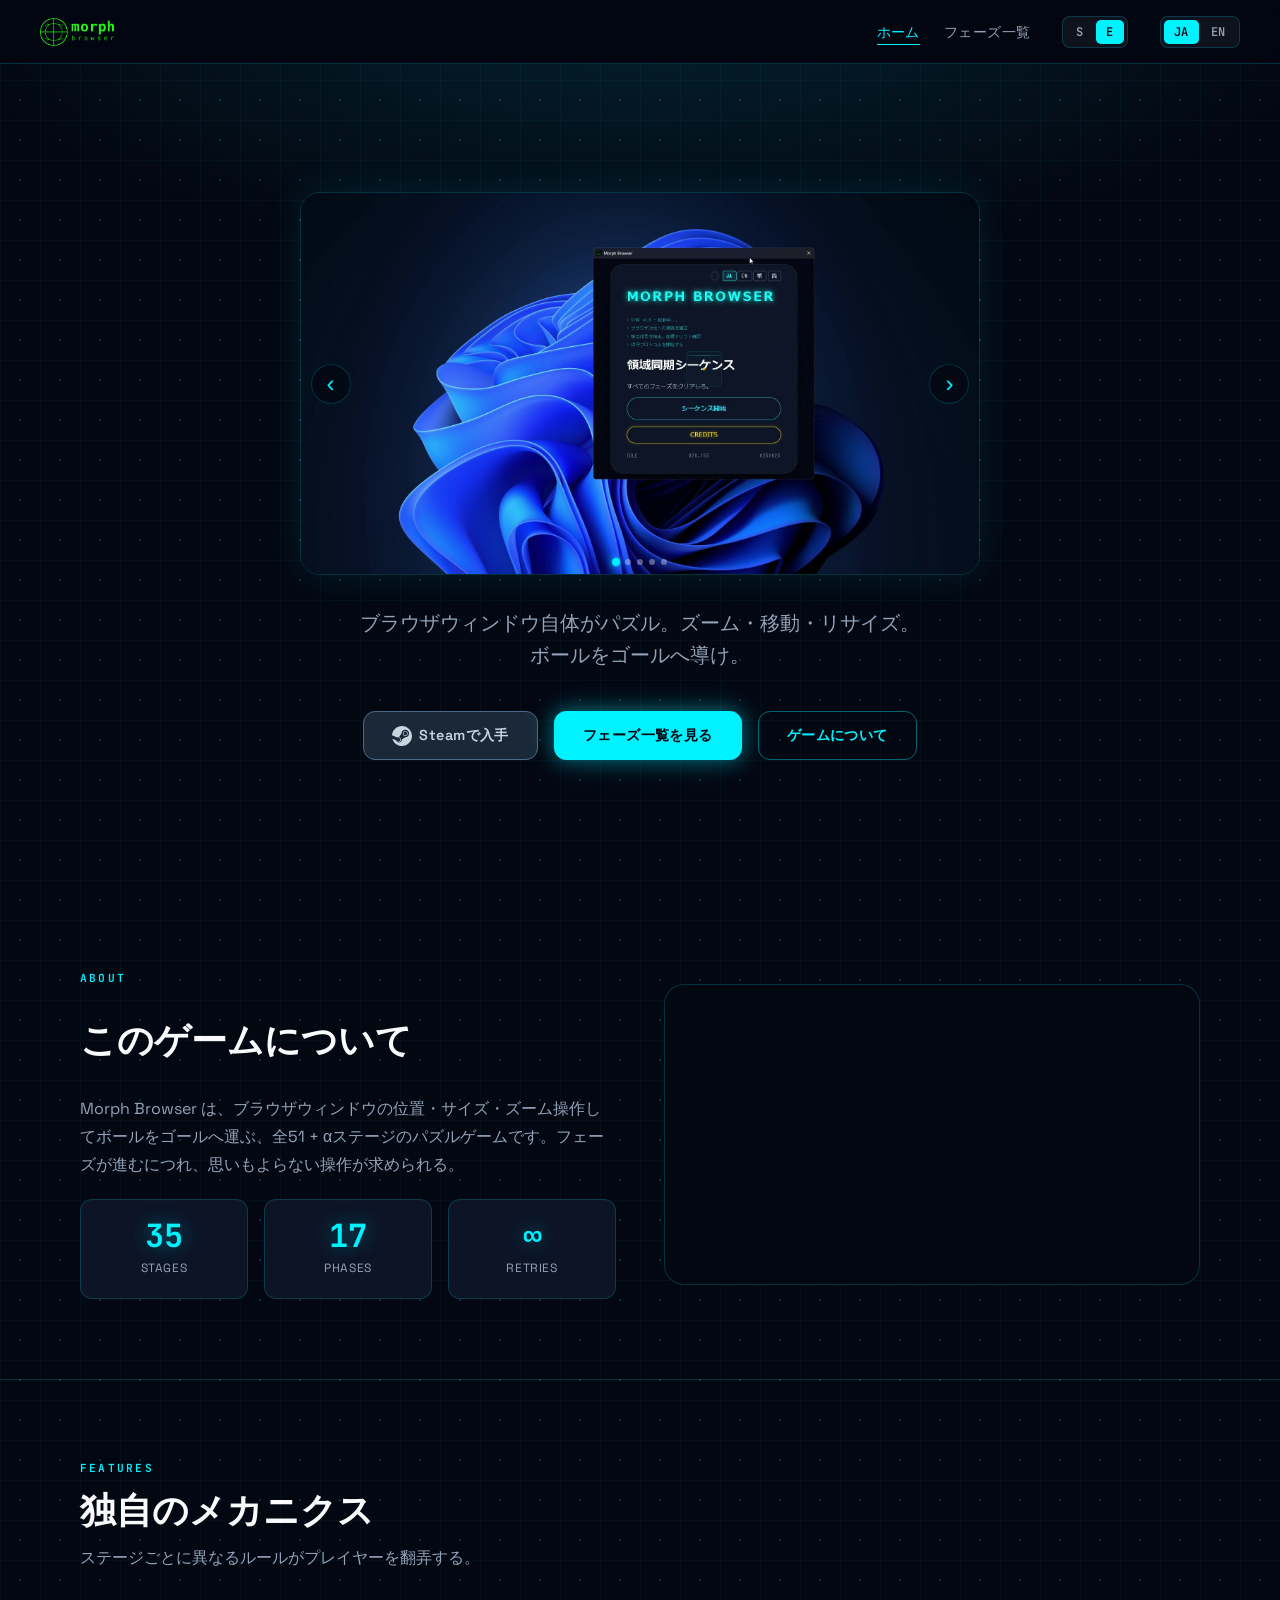
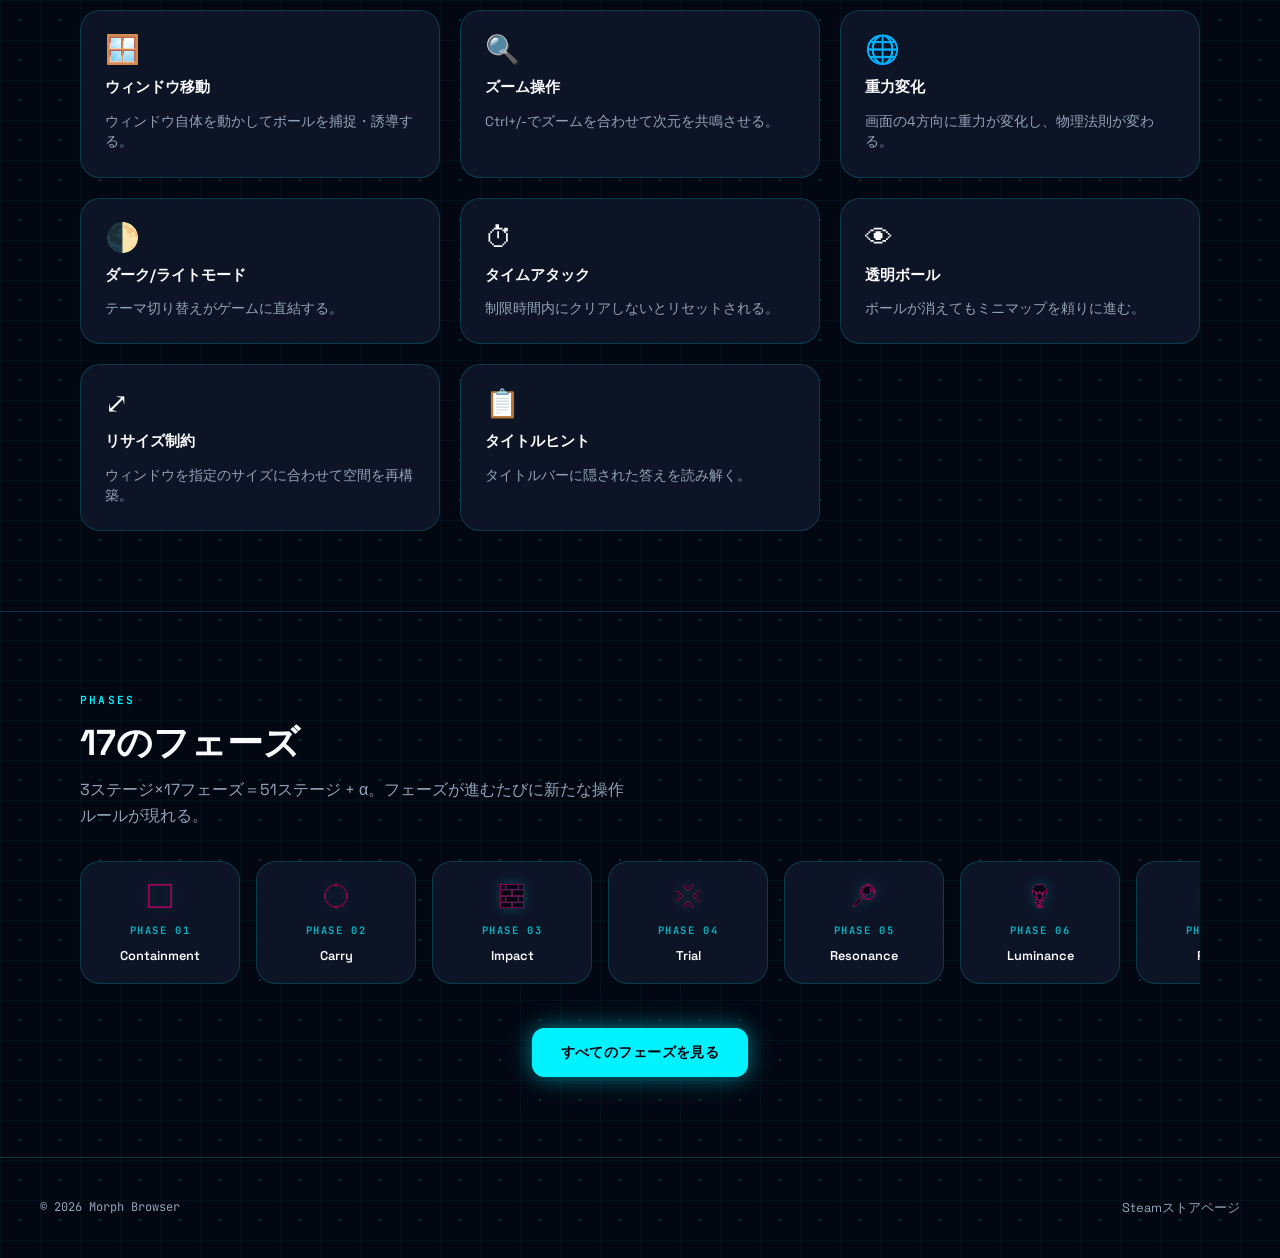
<file: index.html>
<!doctype html>
<html lang="ja">

<head>
    <meta charset="UTF-8" />
    <meta name="viewport" content="width=device-width, initial-scale=1.0" />
    <meta name="description" content="Morph Browser — ブラウザウィンドウ自体がパズル。ズーム・移動・リサイズを操り、ボールをゴールへ導く全35ステージのパズルゲーム。" />
    <meta property="og:title" content="Morph Browser" />
    <meta property="og:description" content="ブラウザウィンドウ自体がパズル。全35ステージのElectronパズルゲーム。" />
    <meta property="og:type" content="website" />
    <title>Morph Browser</title>
    <link rel="stylesheet" href="assets/css/style.css" />
</head>

<body>
    <input type="checkbox" id="nav-toggle" class="nav-toggle-input" />

    <!-- ── Navigation ── -->
    <nav class="nav">
        <a href="index.html" class="nav-logo">
            <img src="assets/image/logo.png" alt="MORPH BROWSER" class="nav-logo-img" />
        </a>
        <div class="nav-right">
            <ul class="nav-links">
                <li><a href="index.html" data-i18n="nav.home">ホーム</a></li>
                <li><a href="phases.html" data-i18n="nav.phases">フェーズ一覧</a></li>
            </ul>
            <div class="anim-toggle" aria-label="アニメーション強度">
                <button class="anim-btn" data-anim="subtle">S</button>
                <button class="anim-btn" data-anim="expressive">E</button>
            </div>
            <div class="lang-toggle">
                <button class="lang-btn" data-lang="ja">JA</button>
                <button class="lang-btn" data-lang="en">EN</button>
            </div>
            <label for="nav-toggle" class="nav-hamburger" aria-label="メニューを開く">
                <span></span>
                <span></span>
                <span></span>
            </label>
        </div>
    </nav>

    <div class="nav-overlay">
        <label for="nav-toggle" class="nav-overlay-close" aria-label="メニューを閉じる">✕</label>
        <nav class="nav-overlay-inner">
            <a href="index.html" data-i18n="nav.home">ホーム</a>
            <a href="phases.html" data-i18n="nav.phases">フェーズ一覧</a>
            <div class="anim-toggle" aria-label="アニメーション強度">
                <button class="anim-btn" data-anim="subtle">S</button>
                <button class="anim-btn" data-anim="expressive">E</button>
            </div>
            <div class="lang-toggle">
                <button class="lang-btn" data-lang="ja">JA</button>
                <button class="lang-btn" data-lang="en">EN</button>
            </div>
        </nav>
    </div>

    <!-- ── Hero ── -->
    <section class="hero">
        <div class="hero-slideshow">
            <div class="slideshow-track" id="slideshow-track"></div>
            <button class="slideshow-btn slideshow-prev" id="slideshow-prev" aria-label="前へ">&#8249;</button>
            <button class="slideshow-btn slideshow-next" id="slideshow-next" aria-label="次へ">&#8250;</button>
            <div class="slideshow-dots" id="slideshow-dots"></div>
        </div>
        <p class="hero-subtitle" data-i18n="hero.subtitle">
            ブラウザウィンドウ自体がパズル。<br />ズーム・移動・リサイズを操り、ボールをゴールへ導け。
        </p>
        <div class="hero-actions">
            <a href="https://store.steampowered.com/app/4580780/Morph_Browser/" class="btn btn-steam" target="_blank" rel="noopener">
                <svg width="20" height="20" viewBox="0 0 24 24" fill="currentColor" aria-hidden="true"><path d="M11.979 0C5.678 0 .511 4.86.022 11.037l6.432 2.658c.545-.371 1.203-.59 1.912-.59.063 0 .125.004.188.006l2.861-4.142V8.91c0-2.495 2.028-4.524 4.524-4.524 2.494 0 4.524 2.031 4.524 4.527s-2.03 4.525-4.524 4.525h-.105l-4.076 2.911c0 .052.004.105.004.159 0 1.875-1.515 3.396-3.39 3.396-1.635 0-3.016-1.173-3.331-2.727L.436 15.27C1.862 20.307 6.486 24 11.979 24c6.627 0 11.999-5.373 11.999-12S18.605 0 11.979 0zM7.54 18.21l-1.473-.61c.262.543.714.999 1.314 1.25 1.297.539 2.793-.076 3.332-1.375.263-.63.264-1.319.005-1.949s-.75-1.121-1.377-1.383c-.624-.26-1.29-.249-1.878-.03l1.523.63c.956.4 1.409 1.497 1.009 2.455-.397.957-1.497 1.41-2.455 1.012zm11.415-9.303c0-1.662-1.353-3.015-3.015-3.015-1.665 0-3.015 1.353-3.015 3.015 0 1.665 1.35 3.015 3.015 3.015 1.663 0 3.015-1.35 3.015-3.015zm-5.273-.005c0-1.252 1.013-2.266 2.265-2.266 1.249 0 2.266 1.014 2.266 2.266 0 1.251-1.017 2.265-2.266 2.265-1.252 0-2.265-1.014-2.265-2.265z"/></svg>
                <span data-i18n="hero.cta.steam">Steamで入手</span>
            </a>
            <a href="phases.html" class="btn btn-primary" data-i18n="hero.cta.phases">フェーズ一覧を見る</a>
            <a href="#about" class="btn btn-outline" data-i18n="hero.cta.about">ゲームとは</a>
        </div>
    </section>

    <!-- ── What is this game? ── -->
    <section class="section" id="about">
        <div class="container">
            <div class="what-grid">
                <div class="what-text">
                    <p class="section-label" data-i18n="what.label">ABOUT</p>
                    <h2 class="section-title" data-i18n="what.title">
                        このゲームについて
                    </h2>
                    <p class="what-body" data-i18n="what.desc">
                        Morph Browser
                        は、ブラウザウィンドウの位置・サイズ・ズームを操作してボールをゴールへ運ぶ、全17ステージのパズルゲームです。
                    </p>
                    <div class="what-stats">
                        <div class="stat-card">
                            <div class="stat-num">35</div>
                            <div class="stat-label">STAGES</div>
                        </div>
                        <div class="stat-card">
                            <div class="stat-num">17</div>
                            <div class="stat-label">PHASES</div>
                        </div>
                        <div class="stat-card">
                            <div class="stat-num">∞</div>
                            <div class="stat-label">RETRIES</div>
                        </div>
                    </div>
                </div>
                <div class="what-video">
                    <iframe id="trailer-iframe" class="trailer-video"
                        src="https://www.youtube.com/embed/IUQiamwd-Z4"
                        frameborder="0"
                        allow="accelerometer; autoplay; clipboard-write; encrypted-media; gyroscope; picture-in-picture"
                        allowfullscreen></iframe>
                </div>
            </div>
        </div>
    </section>

    <!-- ── Features ── -->
    <section class="section">
        <div class="container">
            <p class="section-label" data-i18n="features.label">FEATURES</p>
            <h2 class="section-title" data-i18n="features.title">
                独自のメカニクス
            </h2>
            <p class="section-desc" data-i18n="features.desc">
                ステージごとに異なるルールがプレイヤーを翻弄する。
            </p>

            <div class="grid grid-3 features-grid">
                <div class="card feature-card">
                    <div class="feature-icon">🪟</div>
                    <div class="feature-name" data-i18n="feat.1.name">
                        ウィンドウ移動
                    </div>
                    <div class="feature-desc" data-i18n="feat.1.desc">
                        ウィンドウ自体を動かしてボールを捕捉・誘導する。
                    </div>
                </div>
                <div class="card feature-card">
                    <div class="feature-icon">🔍</div>
                    <div class="feature-name" data-i18n="feat.2.name">ズーム操作</div>
                    <div class="feature-desc" data-i18n="feat.2.desc">
                        Ctrl+/-でズームを合わせて次元を共鳴させる。
                    </div>
                </div>
                <div class="card feature-card">
                    <div class="feature-icon">🌐</div>
                    <div class="feature-name" data-i18n="feat.3.name">重力変化</div>
                    <div class="feature-desc" data-i18n="feat.3.desc">
                        画面の4方向に重力が変化し、物理法則が変わる。
                    </div>
                </div>
                <div class="card feature-card">
                    <div class="feature-icon">🌓</div>
                    <div class="feature-name" data-i18n="feat.4.name">
                        ダーク/ライトモード
                    </div>
                    <div class="feature-desc" data-i18n="feat.4.desc">
                        テーマ切り替えがゲームに直結する。
                    </div>
                </div>
                <div class="card feature-card">
                    <div class="feature-icon">⏱</div>
                    <div class="feature-name" data-i18n="feat.5.name">
                        タイムアタック
                    </div>
                    <div class="feature-desc" data-i18n="feat.5.desc">
                        制限時間内にクリアしないとリセットされる。
                    </div>
                </div>
                <div class="card feature-card">
                    <div class="feature-icon">👁</div>
                    <div class="feature-name" data-i18n="feat.6.name">透明ボール</div>
                    <div class="feature-desc" data-i18n="feat.6.desc">
                        ボールが消えてもミニマップを頼りに進む。
                    </div>
                </div>
                <div class="card feature-card">
                    <div class="feature-icon">⤢</div>
                    <div class="feature-name" data-i18n="feat.7.name">リサイズ制約</div>
                    <div class="feature-desc" data-i18n="feat.7.desc">
                        ウィンドウを指定のサイズに合わせて空間を再構築。
                    </div>
                </div>
                <div class="card feature-card">
                    <div class="feature-icon">📋</div>
                    <div class="feature-name" data-i18n="feat.8.name">
                        タイトルヒント
                    </div>
                    <div class="feature-desc" data-i18n="feat.8.desc">
                        タイトルバーに隠された答えを読み解く。
                    </div>
                </div>
            </div>
        </div>
    </section>

    <!-- ── Phases mini ── -->
    <section class="section">
        <div class="container">
            <p class="section-label" data-i18n="phases.label">PHASES</p>
            <h2 class="section-title" data-i18n="phases.title">17のフェーズ</h2>
            <p class="section-desc" data-i18n="phases.desc">
                3ステージ×17フェーズ＝全51 +
                αステージ。各フェーズが新たな操作ルールを課す。
            </p>

            <div class="phases-scroll" id="phases-scroll" style="margin-top: 2rem"></div>

            <div class="phases-section-actions">
                <a href="phases.html" class="btn btn-primary" data-i18n="phases.cta">すべてのフェーズを見る</a>
            </div>
        </div>
    </section>

    <!-- ── Footer ── -->
    <footer>
        <p class="footer-copy" data-i18n="footer.copy">© 2026 Morph Browser</p>
        <p class="footer-links">
            <a href="https://store.steampowered.com/app/4580780/Morph_Browser/" target="_blank" rel="noopener" data-i18n="footer.steam">Steamストアページ</a>
        </p>
    </footer>

    <script src="assets/js/i18n.js"></script>
    <script src="assets/js/main.js"></script>
    <script>
        (function () {
            const el = document.getElementById("phases-scroll");
            PHASE_DATA.forEach((ph) => {
                const card = document.createElement("a");
                card.href = `phase/${ph.id}.html`;
                card.className = "card mini-phase-card";
                card.innerHTML = `
          <img src="assets/achievements/${ph.id}.png" alt="${ph.name}">
          <span class="mini-phase-num">PHASE ${String(ph.id).padStart(2, "0")}</span>
          <span class="mini-phase-name">${ph.name}</span>
        `;
                el.appendChild(card);
            });
        })();
    </script>

    <script>
        (function () {
            const SLIDE_IMAGES = {
                ja: [
                    "assets/image/ja/title_japanese.jpg",
                    "assets/image/ja/go_japanese.jpg",
                    "assets/image/ja/goal_japanese.jpg",
                    "assets/image/ja/ingoal_japanese.jpg",
                    "assets/image/ja/gimic_japanese.jpg",
                ],
                en: [
                    "assets/image/en/title_english.jpg",
                    "assets/image/en/st1_english.jpg",
                    "assets/image/en/clear_english.jpg",
                    "assets/image/en/ingoal_english.jpg",
                    "assets/image/en/gimic_english.jpg",
                ],
            };

            const track = document.getElementById("slideshow-track");
            const dotsEl = document.getElementById("slideshow-dots");
            const prevBtn = document.getElementById("slideshow-prev");
            const nextBtn = document.getElementById("slideshow-next");

            let current = 0;
            let autoTimer = null;

            function renderSlides(lang) {
                const srcs = SLIDE_IMAGES[lang] || SLIDE_IMAGES.ja;
                track.innerHTML = "";
                dotsEl.innerHTML = "";
                current = 0;
                srcs.forEach(function (src, i) {
                    const img = document.createElement("img");
                    img.src = src;
                    img.alt = "Screenshot " + (i + 1);
                    track.appendChild(img);

                    const dot = document.createElement("button");
                    dot.className = "slideshow-dot" + (i === 0 ? " active" : "");
                    dot.addEventListener("click", function () { goTo(i); });
                    dotsEl.appendChild(dot);
                });
                applySlide();
                resetAuto();
            }

            function goTo(index) {
                const count = track.querySelectorAll("img").length;
                current = (index + count) % count;
                applySlide();
                resetAuto();
            }

            function applySlide() {
                track.style.transform = "translateX(-" + (current * 100) + "%)";
                dotsEl.querySelectorAll(".slideshow-dot").forEach(function (d, i) {
                    d.classList.toggle("active", i === current);
                });
            }

            function resetAuto() {
                clearInterval(autoTimer);
                autoTimer = setInterval(function () { goTo(current + 1); }, 4000);
            }

            prevBtn.addEventListener("click", function () { goTo(current - 1); });
            nextBtn.addEventListener("click", function () { goTo(current + 1); });

            const _origSetLang = setLang;
            setLang = function (lang) {
                _origSetLang(lang);
                renderSlides(lang);
            };

            renderSlides(localStorage.getItem("bm-lang") || "ja");
        })();
    </script>

    <script>
        (function () {
            const VIDEO_IDS = {
                ja: "IUQiamwd-Z4",
                en: "48qNjp1e2qQ",
            };
            const iframe = document.getElementById("trailer-iframe");

            function setVideoLang(lang) {
                const id = VIDEO_IDS[lang] || VIDEO_IDS.ja;
                iframe.src = "https://www.youtube.com/embed/" + id;
            }

            const _origSetLang = setLang;
            setLang = function (lang) {
                _origSetLang(lang);
                setVideoLang(lang);
            };

            setVideoLang(localStorage.getItem("bm-lang") || "ja");
        })();
    </script>
</body>

</html>
</file>
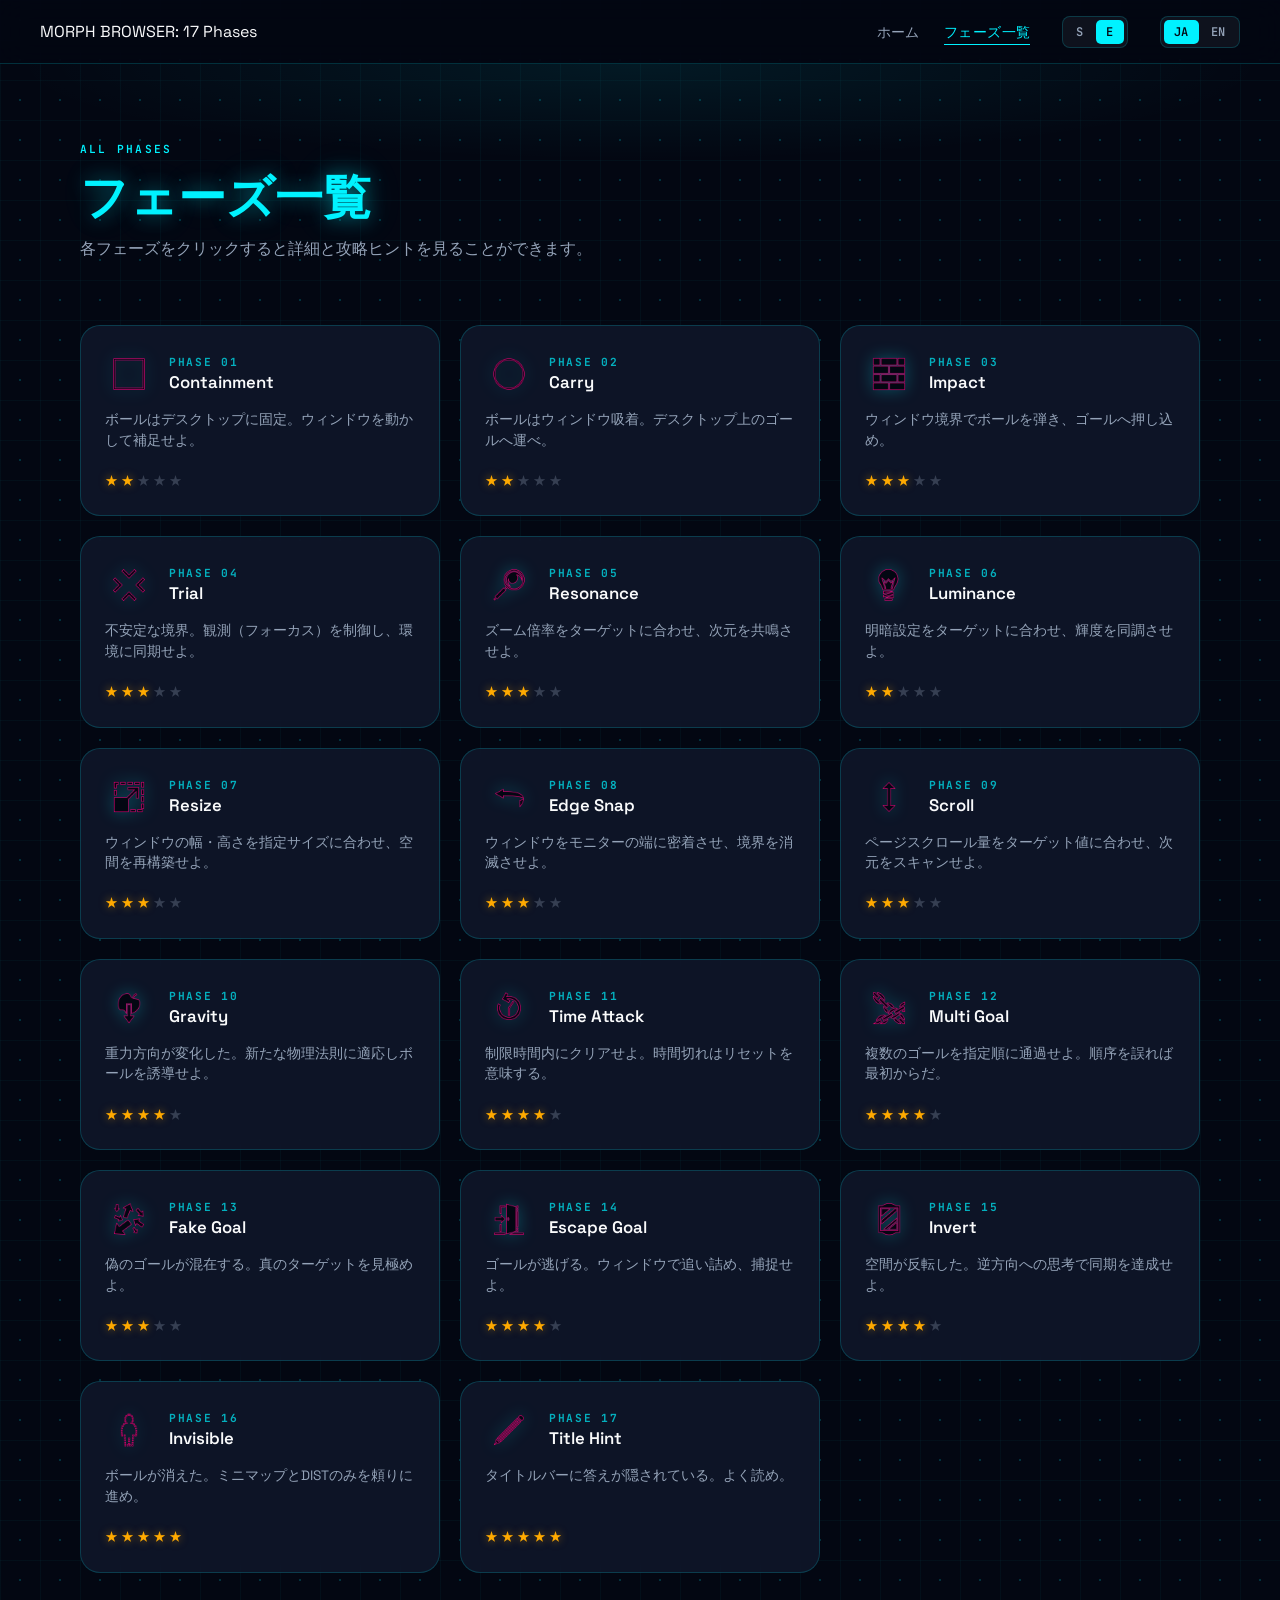
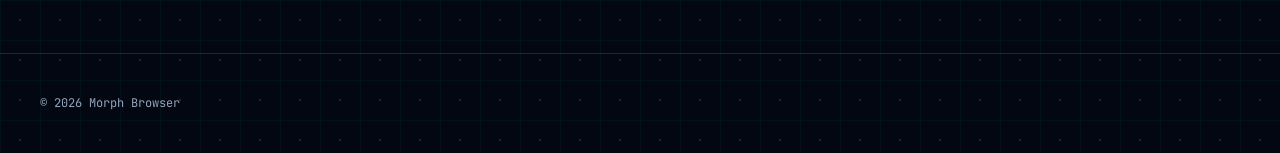
<file: phases.html>
﻿<!doctype html>
<html lang="ja">
  <head>
    <meta charset="UTF-8" />
    <meta name="viewport" content="width=device-width, initial-scale=1.0" />
    <meta
      name="description"
      content="Morph Browser 17 Phases — 17フェーズ一覧。各フェーズの難易度・攻略ヒントを確認できます。"
    />
    <title>フェーズ一覧 | Morph Browser 17 Phases</title>
    <link rel="stylesheet" href="assets/css/style.css" />
  </head>
  <body>
    <input type="checkbox" id="nav-toggle" class="nav-toggle-input" />

    <!-- ── Navigation ── -->
    <nav class="nav">
      <a class="nav-logo" href="index.html"
        >MORPH BROWSER<span>: 17 Phases</span></a
      >
      <div class="nav-right">
        <ul class="nav-links">
          <li><a href="index.html" data-i18n="nav.home">ホーム</a></li>
          <li><a href="phases.html" data-i18n="nav.phases">フェーズ一覧</a></li>
        </ul>
        <div class="anim-toggle" aria-label="アニメーション強度">
          <button class="anim-btn" data-anim="subtle">S</button>
          <button class="anim-btn" data-anim="expressive">E</button>
        </div>
        <div class="lang-toggle">
          <button class="lang-btn" data-lang="ja">JA</button>
          <button class="lang-btn" data-lang="en">EN</button>
        </div>
        <label
          for="nav-toggle"
          class="nav-hamburger"
          aria-label="メニューを開く"
        >
          <span></span>
          <span></span>
          <span></span>
        </label>
      </div>
    </nav>

    <div class="nav-overlay">
      <label
        for="nav-toggle"
        class="nav-overlay-close"
        aria-label="メニューを閉じる"
        >✕</label
      >
      <nav class="nav-overlay-inner">
        <a href="index.html" data-i18n="nav.home">ホーム</a>
        <a href="phases.html" data-i18n="nav.phases">フェーズ一覧</a>
        <div class="anim-toggle" aria-label="アニメーション強度">
          <button class="anim-btn" data-anim="subtle">S</button>
          <button class="anim-btn" data-anim="expressive">E</button>
        </div>
        <div class="lang-toggle">
          <button class="lang-btn" data-lang="ja">JA</button>
          <button class="lang-btn" data-lang="en">EN</button>
        </div>
      </nav>
    </div>

    <!-- ── Page Header ── -->
    <div class="page-header">
      <div class="container">
        <p class="section-label" data-i18n="phases.page.label">ALL PHASES</p>
        <h1 class="page-title">
          <span class="accent" data-i18n="phases.page.title">フェーズ一覧</span>
        </h1>
        <p
          class="section-desc"
          style="margin-top: 0.75rem"
          data-i18n="phases.page.desc"
        >
          各フェーズをクリックすると詳細と攻略ヒントを見ることができます。
        </p>
      </div>
    </div>

    <!-- ── Phase Grid ── -->
    <section class="section" style="padding-top: 2rem">
      <div class="container">
        <div class="grid grid-3" id="phase-grid"></div>
      </div>
    </section>

    <!-- ── Footer ── -->
    <footer>
      <p class="footer-copy" data-i18n="footer.copy">
        © 2026 Morph Browser 17 Phases
      </p>
    </footer>

    <script src="assets/js/i18n.js"></script>
    <script src="assets/js/main.js"></script>
    <script>
      function renderGrid() {
        const grid = document.getElementById("phase-grid");
        grid.innerHTML = "";
        PHASE_DATA.forEach((ph) => {
          const d = ph[currentLang] || ph.ja;
          const card = document.createElement("a");
          card.href = `phase/${ph.id}.html`;
          card.className = "card phase-card";
          card.innerHTML = `
          <div class="phase-card-header">
            <img class="phase-icon" src="assets/achievements/${ph.id}.png" alt="${ph.name}">
            <div>
              <div class="phase-number">PHASE ${String(ph.id).padStart(2, "0")}</div>
              <div class="phase-name">${ph.name}</div>
            </div>
          </div>
          <p class="phase-desc">${d.desc}</p>
          <div class="difficulty">${renderStars(ph.difficulty)}</div>
        `;
          grid.appendChild(card);
        });
      }

      /* Re-render on language change */
      const _origSetLang = setLang;
      setLang = function (lang) {
        _origSetLang(lang);
        renderGrid();
      };

      renderGrid();
    </script>
  </body>
</html>
</file>
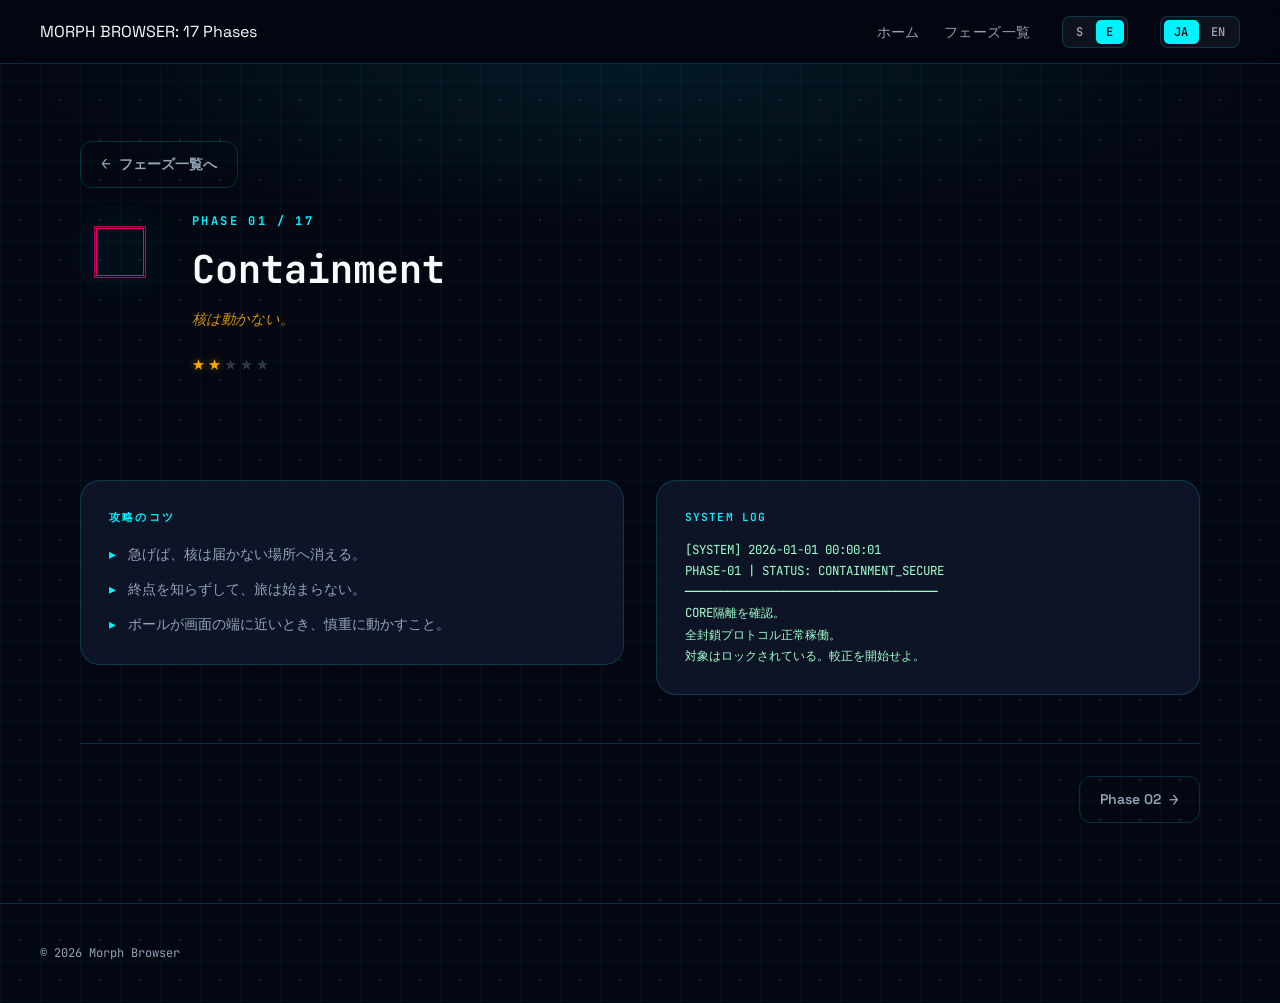
<file: phase/1.html>
﻿<!doctype html>
<html lang="ja">
  <head>
    <meta charset="UTF-8" />
    <meta name="viewport" content="width=device-width, initial-scale=1.0" />
    <title id="page-title">Phase N | Morph Browser 17 Phases</title>
    <link rel="stylesheet" href="../assets/css/style.css" />
  </head>
  <body>
    <input type="checkbox" id="nav-toggle" class="nav-toggle-input" />

    <!-- ── Navigation ── -->
    <nav class="nav">
      <a class="nav-logo" href="../index.html"
        >MORPH BROWSER<span>: 17 Phases</span></a
      >
      <div class="nav-right">
        <ul class="nav-links">
          <li><a href="../index.html" data-i18n="nav.home">ホーム</a></li>
          <li>
            <a href="../phases.html" data-i18n="nav.phases">フェーズ一覧</a>
          </li>
        </ul>
        <div class="anim-toggle" aria-label="アニメーション強度">
          <button class="anim-btn" data-anim="subtle">S</button>
          <button class="anim-btn" data-anim="expressive">E</button>
        </div>
        <div class="lang-toggle">
          <button class="lang-btn" data-lang="ja">JA</button>
          <button class="lang-btn" data-lang="en">EN</button>
        </div>
        <label
          for="nav-toggle"
          class="nav-hamburger"
          aria-label="メニューを開く"
        >
          <span></span>
          <span></span>
          <span></span>
        </label>
      </div>
    </nav>

    <div class="nav-overlay">
      <label
        for="nav-toggle"
        class="nav-overlay-close"
        aria-label="メニューを閉じる"
        >✕</label
      >
      <nav class="nav-overlay-inner">
        <a href="../index.html" data-i18n="nav.home">ホーム</a>
        <a href="../phases.html" data-i18n="nav.phases">フェーズ一覧</a>
        <div class="anim-toggle" aria-label="アニメーション強度">
          <button class="anim-btn" data-anim="subtle">S</button>
          <button class="anim-btn" data-anim="expressive">E</button>
        </div>
        <div class="lang-toggle">
          <button class="lang-btn" data-lang="ja">JA</button>
          <button class="lang-btn" data-lang="en">EN</button>
        </div>
      </nav>
    </div>

    <!-- ── Page Header ── -->
    <div class="page-header">
      <div class="container">
        <a
          href="../phases.html"
          class="phase-nav-btn"
          style="display: inline-flex; margin-bottom: 1.5rem"
        >
          <span class="arrow">←</span>
          <span data-i18n="phase.back">フェーズ一覧へ</span>
        </a>
        <div class="phase-detail-header" id="phase-header"></div>
      </div>
    </div>

    <!-- ── Content ── -->
    <section class="section" style="padding-top: 1.5rem">
      <div class="container">
        <div class="grid grid-2" style="gap: 2rem; align-items: start">
          <!-- Tips -->
          <div class="card" style="padding: 1.75rem">
            <p class="section-label" data-i18n="phase.tips.title">攻略のコツ</p>
            <ul class="tips-list" id="tips-list"></ul>
          </div>

          <!-- SYSTEM LOG -->
          <div
            class="card terminal-card"
            id="system-terminal"
            style="padding: 1.75rem"
          >
            <p class="section-label terminal-label">SYSTEM LOG</p>
            <pre class="terminal-output" id="system-output"></pre>
          </div>
        </div>

        <!-- Phase nav -->
        <div class="phase-nav" id="phase-nav"></div>
      </div>
    </section>

    <!-- ── Footer ── -->
    <footer>
      <p class="footer-copy" data-i18n="footer.copy">
        © 2026 Morph Browser 17 Phases
      </p>
    </footer>

    <script src="../assets/js/i18n.js"></script>
    <script src="../assets/js/main.js"></script>
    <script>
      /* Detect phase ID from filename (e.g. "7.html" → 7) */
      const PHASE_ID = parseInt(location.pathname.split("/").pop(), 10);

      function renderPage() {
        const ph = getPhase(PHASE_ID);
        const d = ph[currentLang] || ph.ja;

        /* <title> */
        document.getElementById("page-title").textContent =
          `Phase ${String(ph.id).padStart(2, "0")}: ${ph.name} | Morph Browser`;

        /* Header */
        document.getElementById("phase-header").innerHTML = `
        <img class="phase-detail-icon" src="../assets/achievements/${ph.id}.png" alt="${ph.name}">
        <div class="phase-detail-meta">
          <span class="phase-detail-num">PHASE ${String(ph.id).padStart(2, "0")} / 17</span>
          <h1 class="phase-detail-name">${ph.name}</h1>
          <span class="phase-detail-lore">${ph.lore}</span>
          <div class="difficulty" style="margin-top:0.5rem;">${renderStars(ph.difficulty)}</div>
        </div>
      `;

        /* Tips */
        const tipsList = document.getElementById("tips-list");
        tipsList.innerHTML = "";
        d.tips.forEach((tip) => {
          const li = document.createElement("li");
          li.className = "tip-item";
          li.textContent = tip;
          tipsList.appendChild(li);
        });

        /* SYSTEM terminal */
        const msg = ph.systemMsg?.[currentLang] || ph.systemMsg?.ja || "";
        document.getElementById("system-output").textContent = msg;
        const card = document.getElementById("system-terminal");
        card.classList.toggle("corrupted", ph.id >= 13);
        card.classList.toggle("critical", ph.id >= 17);

        /* Phase nav */
        const nav = document.getElementById("phase-nav");
        nav.innerHTML = "";
        if (ph.id > 1) {
          nav.innerHTML += `
          <a href="${ph.id - 1}.html" class="phase-nav-btn">
            <span class="arrow">←</span> Phase ${String(ph.id - 1).padStart(2, "0")}
          </a>`;
        } else {
          nav.innerHTML += `<span></span>`;
        }
        if (ph.id < 17) {
          nav.innerHTML += `
          <a href="${ph.id + 1}.html" class="phase-nav-btn">
            Phase ${String(ph.id + 1).padStart(2, "0")} <span class="arrow">→</span>
          </a>`;
        } else {
          nav.innerHTML += `<span></span>`;
        }
      }

      /* Re-render on language change */
      const _origSetLang = setLang;
      setLang = function (lang) {
        _origSetLang(lang);
        renderPage();
      };

      renderPage();
    </script>
  </body>
</html>
</file>
<file: assets/css/style.css>
@import url('https://fonts.googleapis.com/css2?family=Space+Grotesk:wght@300;400;500;600;700&family=JetBrains+Mono:wght@400;600;700&display=swap');

/* ── Variables ─────────────────────────────────────────── */
:root {
  --bg-dark:      #030712;
  --bg-card:      rgba(15, 23, 42, 0.9);
  --neon-cyan:    #00f2ff;
  --neon-pink:    #ff007f;
  --neon-amber:   #ffaa00;
  --text:         #f9fafb;
  --text-muted:   #94a3b8;
  --border:       rgba(0, 242, 255, 0.18);
  --border-hover: rgba(255, 0, 127, 0.6);
  --font-body:    'Space Grotesk', sans-serif;
  --font-mono:    'JetBrains Mono', monospace;
  --transition:   0.22s cubic-bezier(0.4, 0, 0.2, 1);
  --radius:       12px;
  --radius-lg:    20px;
  --glow-cyan:    0 0 20px rgba(0, 242, 255, 0.4), 0 0 40px rgba(0, 242, 255, 0.15);
  --glow-pink:    0 0 20px rgba(255, 0, 127, 0.5), 0 0 40px rgba(255, 0, 127, 0.2);
}

/* ── Reset ──────────────────────────────────────────────── */
*, *::before, *::after { box-sizing: border-box; margin: 0; padding: 0; }
html { scroll-behavior: smooth; }

body {
  font-family: var(--font-body);
  background-color: var(--bg-dark);
  color: var(--text);
  line-height: 1.6;
  min-height: 100vh;
  background-image:
    radial-gradient(circle, rgba(0, 242, 255, 0.18) 1px, transparent 1px),
    linear-gradient(rgba(0, 242, 255, 0.035) 1px, transparent 1px),
    linear-gradient(90deg, rgba(0, 242, 255, 0.035) 1px, transparent 1px);
  background-size: 40px 40px, 40px 40px, 40px 40px;
}

a { color: inherit; text-decoration: none; }
img { display: block; max-width: 100%; }
ul { list-style: none; }

/* ── Navigation ─────────────────────────────────────────── */
.nav {
  position: sticky;
  top: 0;
  z-index: 100;
  display: flex;
  align-items: center;
  justify-content: space-between;
  padding: 0 clamp(1rem, 4vw, 2.5rem);
  height: 64px;
  background: rgba(3, 7, 18, 0.85);
  backdrop-filter: blur(16px);
  -webkit-backdrop-filter: blur(16px);
  border-bottom: 1px solid var(--border);
}

.nav-logo {
  display: flex;
  align-items: center;
  flex-shrink: 0;
}

.nav-logo-img {
  height: 28px;
  width: auto;
  display: block;
  animation: imgGlowPulse 3s ease-in-out infinite;
}

.nav-right {
  display: flex;
  align-items: center;
  gap: 2rem;
}

.nav-links {
  display: flex;
  align-items: center;
  gap: 1.5rem;
}

.nav-links a {
  font-size: 0.875rem;
  font-weight: 500;
  color: var(--text-muted);
  letter-spacing: 0.03em;
  transition: color var(--transition);
  position: relative;
}

.nav-links a::after {
  content: '';
  position: absolute;
  bottom: -4px;
  left: 0;
  width: 0;
  height: 1px;
  background: var(--neon-cyan);
  transition: width var(--transition);
}

.nav-links a:hover,
.nav-links a.active {
  color: var(--neon-cyan);
}

.nav-links a:hover::after,
.nav-links a.active::after {
  width: 100%;
}

/* ── Language Toggle ─────────────────────────────────────── */
.lang-toggle {
  display: flex;
  gap: 2px;
  padding: 3px;
  background: rgba(255, 255, 255, 0.05);
  border: 1px solid var(--border);
  border-radius: 8px;
}

.lang-btn {
  padding: 4px 10px;
  font-family: var(--font-mono);
  font-size: 0.75rem;
  font-weight: 600;
  letter-spacing: 0.05em;
  border: none;
  border-radius: 5px;
  cursor: pointer;
  background: transparent;
  color: var(--text-muted);
  transition: all var(--transition);
}

.lang-btn.active {
  background: var(--neon-cyan);
  color: var(--bg-dark);
}

.lang-btn:hover:not(.active) {
  color: var(--neon-cyan);
}

/* ── Anim Toggle ─────────────────────────────────────────── */
.anim-toggle {
  display: flex;
  gap: 2px;
  padding: 3px;
  background: rgba(255, 255, 255, 0.05);
  border: 1px solid var(--border);
  border-radius: 8px;
}

.anim-btn {
  padding: 4px 10px;
  font-family: var(--font-mono);
  font-size: 0.75rem;
  font-weight: 600;
  letter-spacing: 0.05em;
  border: none;
  border-radius: 5px;
  cursor: pointer;
  background: transparent;
  color: var(--text-muted);
  transition: all var(--transition);
}

.anim-btn.active {
  background: var(--neon-cyan);
  color: var(--bg-dark);
}

.anim-btn:hover:not(.active) {
  color: var(--neon-cyan);
}

/* ── Layout ──────────────────────────────────────────────── */
.container {
  width: 100%;
  max-width: 1200px;
  margin: 0 auto;
  padding: 0 clamp(1rem, 4vw, 2.5rem);
}

.section {
  padding: 5rem 0;
}

.section + .section {
  border-top: 1px solid var(--border);
}

/* ── Hero ────────────────────────────────────────────────── */
.hero {
  display: flex;
  flex-direction: column;
  align-items: center;
  text-align: center;
  padding: clamp(4rem, 10vw, 8rem) clamp(1rem, 4vw, 2.5rem) clamp(3rem, 7vw, 6rem);
  position: relative;
  overflow: hidden;
}

.hero::before {
  content: '';
  position: absolute;
  inset: 0;
  background:
    radial-gradient(ellipse 80% 50% at 50% -10%, rgba(0, 242, 255, 0.12) 0%, transparent 70%);
  pointer-events: none;
}

.hero-eyebrow {
  font-family: var(--font-mono);
  font-size: 0.75rem;
  font-weight: 600;
  letter-spacing: 0.2em;
  color: var(--neon-cyan);
  text-transform: uppercase;
  margin-bottom: 1.25rem;
  opacity: 0;
  animation: fadeUp 0.6s ease forwards 0.1s;
}

.hero-title {
  font-family: var(--font-mono);
  font-size: clamp(2rem, 6vw, 4.5rem);
  font-weight: 700;
  line-height: 1.05;
  letter-spacing: -0.02em;
  color: var(--text);
  margin-bottom: 1rem;
  opacity: 0;
  animation: fadeUp 0.6s ease forwards 0.2s;
}

.hero-title .accent {
  color: var(--neon-cyan);
  text-shadow: var(--glow-cyan);
}

.hero-subtitle {
  font-size: clamp(1rem, 2vw, 1.25rem);
  color: var(--text-muted);
  max-width: 560px;
  margin-bottom: 2.5rem;
  opacity: 0;
  animation: fadeUp 0.6s ease forwards 0.35s;
}

.hero-actions {
  display: flex;
  gap: 1rem;
  flex-wrap: wrap;
  justify-content: center;
  opacity: 0;
  animation: fadeUp 0.6s ease forwards 0.5s;
}

/* ── Buttons ─────────────────────────────────────────────── */
.btn {
  display: inline-flex;
  align-items: center;
  gap: 0.5rem;
  padding: 0.75rem 1.75rem;
  font-family: var(--font-body);
  font-size: 0.9rem;
  font-weight: 600;
  letter-spacing: 0.03em;
  border-radius: var(--radius);
  border: 1px solid transparent;
  cursor: pointer;
  transition: all var(--transition);
  white-space: nowrap;
}

.btn-primary {
  background: var(--neon-cyan);
  color: var(--bg-dark);
  border-color: var(--neon-cyan);
  box-shadow: var(--glow-cyan);
}

.btn-primary:hover {
  background: var(--neon-pink);
  border-color: var(--neon-pink);
  box-shadow: var(--glow-pink);
  transform: translateY(-2px);
}

.btn-outline {
  background: transparent;
  color: var(--neon-cyan);
  border-color: rgba(0, 242, 255, 0.4);
}

.btn-outline:hover {
  border-color: var(--neon-pink);
  color: var(--neon-pink);
  box-shadow: var(--glow-pink);
  transform: translateY(-2px);
}

.btn-steam {
  background: #1b2838;
  color: #c7d5e0;
  border-color: #4c6b8a;
  gap: 0.5em;
}

.btn-steam:hover {
  background: #2a475e;
  border-color: #66c0f4;
  color: #fff;
  box-shadow: 0 0 12px rgba(102, 192, 244, 0.4);
  transform: translateY(-2px);
}

/* ── Section Headers ─────────────────────────────────────── */
.section-label {
  font-family: var(--font-mono);
  font-size: 0.7rem;
  font-weight: 600;
  letter-spacing: 0.2em;
  text-transform: uppercase;
  color: var(--neon-cyan);
  margin-bottom: 0.75rem;
}

.section-title {
  font-size: clamp(1.5rem, 3vw, 2.25rem);
  font-weight: 700;
  line-height: 1.2;
  margin-bottom: 0.75rem;
}

.section-desc {
  font-size: 1rem;
  color: var(--text-muted);
  max-width: 560px;
}

/* ── Cards ───────────────────────────────────────────────── */
.card {
  background: var(--bg-card);
  border: 1px solid var(--border);
  border-radius: var(--radius-lg);
  padding: 1.5rem;
  backdrop-filter: blur(10px);
  -webkit-backdrop-filter: blur(10px);
  transition: border-color var(--transition), box-shadow var(--transition), transform var(--transition);
  min-width: 0;
}

.card:hover {
  border-color: var(--border-hover);
  box-shadow: var(--glow-pink);
  transform: translateY(-3px);
}

/* ── Phase Cards ─────────────────────────────────────────── */
.phase-card {
  display: flex;
  flex-direction: column;
  gap: 0.75rem;
  cursor: pointer;
  text-decoration: none;
}

.phase-card-header {
  display: flex;
  align-items: center;
  gap: 1rem;
}

.phase-icon {
  width: 48px;
  height: 48px;
  object-fit: contain;
  filter: drop-shadow(0 0 8px rgba(0, 242, 255, 0.3));
  flex-shrink: 0;
}

.phase-number {
  font-family: var(--font-mono);
  font-size: 0.7rem;
  font-weight: 700;
  letter-spacing: 0.15em;
  color: var(--neon-cyan);
  opacity: 0.7;
}

.phase-name {
  font-size: 1.05rem;
  font-weight: 600;
  color: var(--text);
  line-height: 1.3;
}

.phase-desc {
  font-size: 0.85rem;
  color: var(--text-muted);
  line-height: 1.5;
}

/* ── Difficulty Stars ────────────────────────────────────── */
.difficulty {
  display: flex;
  gap: 3px;
  margin-top: auto;
  padding-top: 0.5rem;
}

.star {
  font-size: 0.8rem;
  color: var(--text-muted);
  opacity: 0.3;
  transition: opacity var(--transition);
}

.star.filled {
  color: var(--neon-amber);
  opacity: 1;
  text-shadow: 0 0 8px rgba(255, 170, 0, 0.5);
}

/* ── Feature Cards ───────────────────────────────────────── */
.feature-card {
  display: flex;
  flex-direction: column;
  gap: 0.75rem;
}

.feature-icon {
  font-size: 1.75rem;
  line-height: 1;
}

.feature-name {
  font-size: 0.95rem;
  font-weight: 600;
  color: var(--text);
}

.feature-desc {
  font-size: 0.85rem;
  color: var(--text-muted);
  line-height: 1.5;
}

/* ── Grid Layouts ────────────────────────────────────────── */
.grid {
  display: grid;
  gap: 1.25rem;
}

.grid-3 {
  grid-template-columns: repeat(3, 1fr);
}

.grid-2 {
  grid-template-columns: repeat(2, 1fr);
}

/* ── Horizontal Scroll (mini phase list) ────────────────── */
.phases-scroll {
  display: flex;
  gap: 1rem;
  overflow-x: auto;
  padding-bottom: 0.75rem;
  scrollbar-width: thin;
  scrollbar-color: var(--neon-cyan) transparent;
}

.phases-scroll::-webkit-scrollbar { height: 4px; }
.phases-scroll::-webkit-scrollbar-track { background: transparent; }
.phases-scroll::-webkit-scrollbar-thumb { background: var(--neon-cyan); border-radius: 2px; }

.mini-phase-card {
  flex: 0 0 160px;
  display: flex;
  flex-direction: column;
  align-items: center;
  gap: 0.5rem;
  padding: 1rem;
  text-align: center;
}

.mini-phase-card img {
  width: 36px;
  height: 36px;
  object-fit: contain;
  filter: drop-shadow(0 0 6px rgba(0, 242, 255, 0.25));
}

.mini-phase-num {
  font-family: var(--font-mono);
  font-size: 0.65rem;
  font-weight: 700;
  letter-spacing: 0.15em;
  color: var(--neon-cyan);
  opacity: 0.7;
}

.mini-phase-name {
  font-size: 0.8rem;
  font-weight: 600;
  color: var(--text);
}

/* ── Page Header ─────────────────────────────────────────── */
.page-header {
  padding: clamp(3rem, 6vw, 5rem) 0 2rem;
  position: relative;
  overflow: hidden;
}

.page-header::before {
  content: '';
  position: absolute;
  inset: 0;
  background: radial-gradient(ellipse 70% 60% at 50% 0%, rgba(0, 242, 255, 0.08) 0%, transparent 70%);
  pointer-events: none;
}

.page-title {
  font-family: var(--font-mono);
  font-size: clamp(1.75rem, 4vw, 3rem);
  font-weight: 700;
  line-height: 1.1;
}

.page-title .accent { color: var(--neon-cyan); text-shadow: var(--glow-cyan); }

/* ── Phase Detail ────────────────────────────────────────── */
.phase-detail-header {
  display: flex;
  align-items: flex-start;
  gap: 2rem;
  margin-bottom: 3rem;
}

.phase-detail-icon {
  width: 80px;
  height: 80px;
  object-fit: contain;
  filter: drop-shadow(0 0 16px rgba(0, 242, 255, 0.4));
  flex-shrink: 0;
}

.phase-detail-meta {
  display: flex;
  flex-direction: column;
  gap: 0.5rem;
}

.phase-detail-num {
  font-family: var(--font-mono);
  font-size: 0.75rem;
  font-weight: 700;
  letter-spacing: 0.2em;
  color: var(--neon-cyan);
}

.phase-detail-name {
  font-family: var(--font-mono);
  font-size: clamp(1.5rem, 3vw, 2.5rem);
  font-weight: 700;
}

.phase-detail-lore {
  font-size: 0.9rem;
  color: var(--neon-amber);
  font-style: italic;
  opacity: 0.85;
}

/* ── Tips List ───────────────────────────────────────────── */
.tips-list {
  display: flex;
  flex-direction: column;
  gap: 0.75rem;
  margin-top: 1rem;
}

.tip-item {
  display: flex;
  align-items: flex-start;
  gap: 0.75rem;
  font-size: 0.9rem;
  color: var(--text-muted);
  line-height: 1.55;
}

.tip-item::before {
  content: '▸';
  color: var(--neon-cyan);
  flex-shrink: 0;
  margin-top: 0.05em;
}


/* ── Phase Nav ───────────────────────────────────────────── */
.phase-nav {
  display: flex;
  justify-content: space-between;
  gap: 1rem;
  margin-top: 3rem;
  padding-top: 2rem;
  border-top: 1px solid var(--border);
}

.phase-nav-btn {
  display: flex;
  align-items: center;
  gap: 0.5rem;
  font-size: 0.875rem;
  font-weight: 600;
  color: var(--text-muted);
  padding: 0.6rem 1.25rem;
  border: 1px solid var(--border);
  border-radius: var(--radius);
  transition: all var(--transition);
}

.phase-nav-btn:hover {
  color: var(--neon-cyan);
  border-color: rgba(0, 242, 255, 0.4);
  box-shadow: 0 0 12px rgba(0, 242, 255, 0.15);
}

.phase-nav-btn .arrow { font-family: var(--font-mono); font-size: 1rem; }

/* ── Footer ──────────────────────────────────────────────── */
footer {
  border-top: 1px solid var(--border);
  padding: 2.5rem clamp(1rem, 4vw, 2.5rem);
  display: flex;
  align-items: center;
  justify-content: space-between;
  gap: 1rem;
  flex-wrap: wrap;
}

.footer-copy {
  font-family: var(--font-mono);
  font-size: 0.75rem;
  color: var(--text-muted);
}

.footer-links {
  display: flex;
  gap: 1.5rem;
}

.footer-links a {
  font-size: 0.8rem;
  color: var(--text-muted);
  transition: color var(--transition);
}

.footer-links a:hover { color: var(--neon-cyan); }

/* ── Scroll Fade-In ──────────────────────────────────────── */
body[data-anim="subtle"] {
  --anim-dist: 10px;
  --anim-dur:  0.4s;
}

body[data-anim="expressive"] {
  --anim-dist: 24px;
  --anim-dur:  0.7s;
}

.fade-in {
  opacity: 0;
  transform: translateY(var(--anim-dist, 24px));
  transition: opacity var(--anim-dur, 0.7s) ease, transform var(--anim-dur, 0.7s) ease;
}

.fade-in.visible {
  opacity: 1;
  transform: translateY(0);
}

@media (prefers-reduced-motion: reduce) {
  .fade-in {
    opacity: 1;
    transform: none;
    transition: none;
  }
}

/* ── Animations ──────────────────────────────────────────── */
@keyframes fadeUp {
  from { opacity: 0; transform: translateY(16px); }
  to   { opacity: 1; transform: translateY(0); }
}

@keyframes glowPulse {
  0%, 100% { text-shadow: 0 0 12px rgba(0, 242, 255, 0.6); }
  50%       { text-shadow: 0 0 24px rgba(0, 242, 255, 0.9), 0 0 48px rgba(0, 242, 255, 0.4); }
}

@keyframes imgGlowPulse {
  0%, 100% { filter: drop-shadow(0 0 8px rgba(0, 242, 255, 0.6)); }
  50%       { filter: drop-shadow(0 0 18px rgba(0, 242, 255, 0.9)) drop-shadow(0 0 36px rgba(0, 242, 255, 0.35)); }
}

.glow-pulse { animation: glowPulse 3s ease-in-out infinite; }

/* ── Index-only styles ──────────────────────────────────── */
.what-grid {
  display: grid;
  grid-template-columns: 1fr 1fr;
  gap: 3rem;
  align-items: center;
  margin-top: 2.5rem;
}
.what-text { display: flex; flex-direction: column; gap: 1.25rem; }
.what-body { font-size: 1rem; color: var(--text-muted); line-height: 1.75; }
.what-stats {
  display: grid;
  grid-template-columns: repeat(3, 1fr);
  gap: 1rem;
}
.stat-card {
  background: var(--bg-card);
  border: 1px solid var(--border);
  border-radius: var(--radius);
  padding: 1.25rem 1rem;
  text-align: center;
  backdrop-filter: blur(10px);
}
.stat-num {
  font-family: var(--font-mono);
  font-size: 2rem;
  font-weight: 700;
  color: var(--neon-cyan);
  text-shadow: var(--glow-cyan);
  line-height: 1;
}
.stat-label {
  font-size: 0.75rem;
  color: var(--text-muted);
  margin-top: 0.4rem;
  letter-spacing: 0.05em;
}
.features-grid { margin-top: 2.5rem; }

/* ── Hero Slideshow ─────────────────────────────────── */
.hero-slideshow {
  position: relative;
  width: 100%;
  max-width: 680px;
  border-radius: var(--radius-lg);
  border: 1px solid var(--border);
  overflow: hidden;
  margin-bottom: 2rem;
  opacity: 0;
  animation: fadeUp 0.6s ease forwards 0.2s;
  box-shadow: 0 0 40px rgba(0, 242, 255, 0.1);
}

.slideshow-track {
  display: flex;
  transition: transform 0.5s cubic-bezier(0.4, 0, 0.2, 1);
}

.slideshow-track img {
  width: 100%;
  flex-shrink: 0;
  object-fit: cover;
  aspect-ratio: 16/9;
  display: block;
}

.slideshow-btn {
  position: absolute;
  top: 50%;
  transform: translateY(-50%);
  background: rgba(3, 7, 18, 0.75);
  border: 1px solid var(--border);
  color: var(--neon-cyan);
  font-size: 1.5rem;
  line-height: 1;
  width: 40px;
  height: 40px;
  border-radius: 50%;
  cursor: pointer;
  display: flex;
  align-items: center;
  justify-content: center;
  backdrop-filter: blur(8px);
  transition: border-color var(--transition), box-shadow var(--transition);
  z-index: 2;
}

.slideshow-btn:hover {
  border-color: rgba(0, 242, 255, 0.6);
  box-shadow: var(--glow-cyan);
}

.slideshow-prev { left: 0.6rem; }
.slideshow-next { right: 0.6rem; }

.slideshow-dots {
  position: absolute;
  bottom: 0.6rem;
  left: 50%;
  transform: translateX(-50%);
  display: flex;
  gap: 6px;
  z-index: 2;
}

.slideshow-dot {
  width: 6px;
  height: 6px;
  border-radius: 50%;
  background: rgba(255, 255, 255, 0.35);
  border: none;
  cursor: pointer;
  padding: 0;
  transition: background var(--transition), transform var(--transition);
}

.slideshow-dot.active {
  background: var(--neon-cyan);
  transform: scale(1.4);
  box-shadow: 0 0 6px rgba(0, 242, 255, 0.7);
}

.what-video {
  display: flex;
  align-items: center;
}

.trailer-video {
  width: 100%;
  aspect-ratio: 16 / 9;
  border-radius: var(--radius-lg);
  border: 1px solid var(--border);
  background: var(--bg-dark);
}

.phases-section-actions {
  display: flex;
  justify-content: center;
  margin-top: 2rem;
}

/* ── Hamburger / Nav Overlay ────────────────────────────── */
.nav-toggle-input {
  display: none;
}

.nav-hamburger {
  display: none;
  flex-direction: column;
  justify-content: center;
  gap: 5px;
  width: 36px;
  height: 36px;
  cursor: pointer;
  padding: 4px;
  border-radius: 6px;
  transition: background var(--transition);
  flex-shrink: 0;
}

.nav-hamburger:hover {
  background: rgba(255, 255, 255, 0.05);
}

.nav-hamburger span {
  display: block;
  width: 100%;
  height: 2px;
  background: var(--neon-cyan);
  border-radius: 2px;
  transition: transform var(--transition), opacity var(--transition);
  transform-origin: center;
}

/* input は <body> の最初の子、nav はその直後の兄弟 → ~ で参照可能 */
.nav-toggle-input:checked ~ nav .nav-hamburger span:nth-child(1) {
  transform: translateY(7px) rotate(45deg);
}
.nav-toggle-input:checked ~ nav .nav-hamburger span:nth-child(2) {
  opacity: 0;
}
.nav-toggle-input:checked ~ nav .nav-hamburger span:nth-child(3) {
  transform: translateY(-7px) rotate(-45deg);
}

.nav-overlay {
  position: fixed;
  inset: 0;
  z-index: 101;
  background: rgba(3, 7, 18, 0.97);
  display: flex;
  flex-direction: column;
  align-items: center;
  justify-content: center;
  opacity: 0;
  visibility: hidden;
  transition: opacity 0.3s ease, visibility 0.3s ease;
}

.nav-toggle-input:checked ~ .nav-overlay {
  opacity: 1;
  visibility: visible;
}

.nav-overlay-inner {
  display: flex;
  flex-direction: column;
  align-items: center;
  gap: 2.5rem;
}

.nav-overlay-inner .lang-toggle {
  margin-top: 1rem;
}

.nav-overlay-inner a {
  font-family: var(--font-mono);
  font-size: 1.75rem;
  font-weight: 700;
  letter-spacing: 0.1em;
  color: var(--text-muted);
  transition: color var(--transition), text-shadow var(--transition);
}

.nav-overlay-inner a:hover {
  color: var(--neon-cyan);
  text-shadow: var(--glow-cyan);
}

.nav-overlay-close {
  position: absolute;
  top: 1.25rem;
  right: 1.25rem;
  font-size: 1.25rem;
  color: var(--text-muted);
  cursor: pointer;
  width: 44px;
  height: 44px;
  display: flex;
  align-items: center;
  justify-content: center;
  border-radius: 50%;
  border: 1px solid var(--border);
  transition: color var(--transition), background var(--transition), border-color var(--transition);
}

.nav-overlay-close:hover {
  color: var(--neon-cyan);
  background: rgba(0, 242, 255, 0.08);
  border-color: rgba(0, 242, 255, 0.4);
}

body:has(.nav-toggle-input:checked) {
  overflow: hidden;
}

/* ── Responsive ──────────────────────────────────────────── */
@media (max-width: 1024px) {
  .grid-3 { grid-template-columns: repeat(2, 1fr); }
}

@media (max-width: 768px) {
  .nav-links { display: none; }
  .nav .lang-toggle { display: none; }
  .nav .anim-toggle { display: none; }
  .nav-hamburger { display: flex; }

  .section { padding: 3rem 0; }

  .what-grid { grid-template-columns: 1fr; gap: 2rem; }
  .what-stats { display: none; }
}

@media (max-width: 640px) {
  .grid-3,
  .grid-2 { grid-template-columns: 1fr; }

  .section-desc { max-width: 100%; }

  .phase-detail-header { flex-direction: column; gap: 1rem; }

  .phase-nav { flex-direction: column; }

  footer { flex-direction: column; align-items: flex-start; }
}

@media (max-width: 400px) {
  .what-stats { grid-template-columns: 1fr; }
}

/* ── SYSTEM Terminal ───────────────────────────────── */
.terminal-label {
  font-family: 'JetBrains Mono', monospace;
  letter-spacing: 0.1em;
}

.terminal-output {
  font-family: 'JetBrains Mono', monospace;
  font-size: 0.78rem;
  line-height: 1.7;
  white-space: pre-wrap;
  overflow-wrap: break-word;
  color: #a0ffcc;
  margin: 0;
}

.terminal-card.corrupted .terminal-output {
  animation: glitch 3s infinite;
}

.terminal-card.critical .terminal-output {
  animation: glitch 1.2s infinite;
}

@keyframes glitch {
  0%, 90%  { transform: none; opacity: 1; color: #a0ffcc; text-shadow: none; }
  91%      { transform: skewX(-3deg); color: #ff0066; text-shadow: 2px 0 #ff0066; }
  93%      { transform: skewX(1deg); color: #a0ffcc; text-shadow: none; opacity: 0.7; }
  95%      { transform: skewX(-1deg); color: #ff0066; text-shadow: -2px 0 #ff0066; }
  100%     { transform: none; opacity: 1; color: #a0ffcc; text-shadow: none; }
}
</file>
